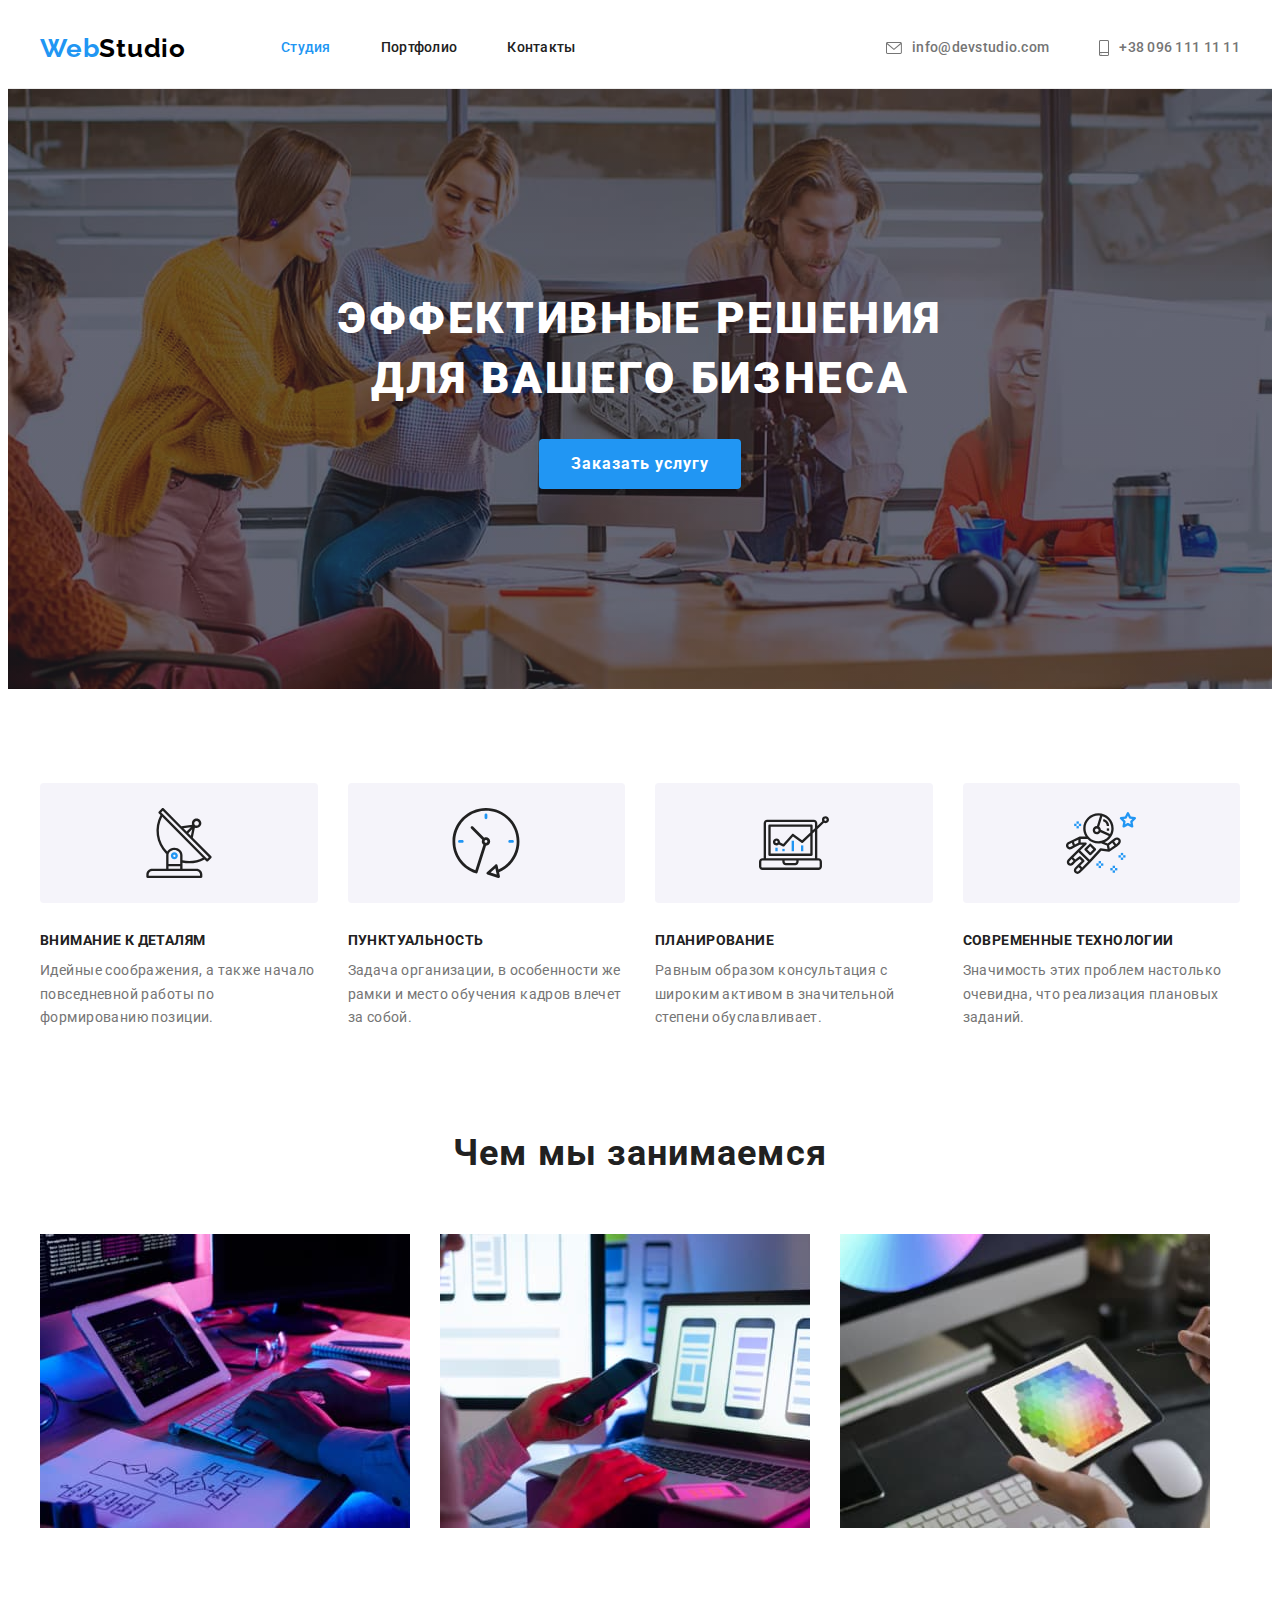
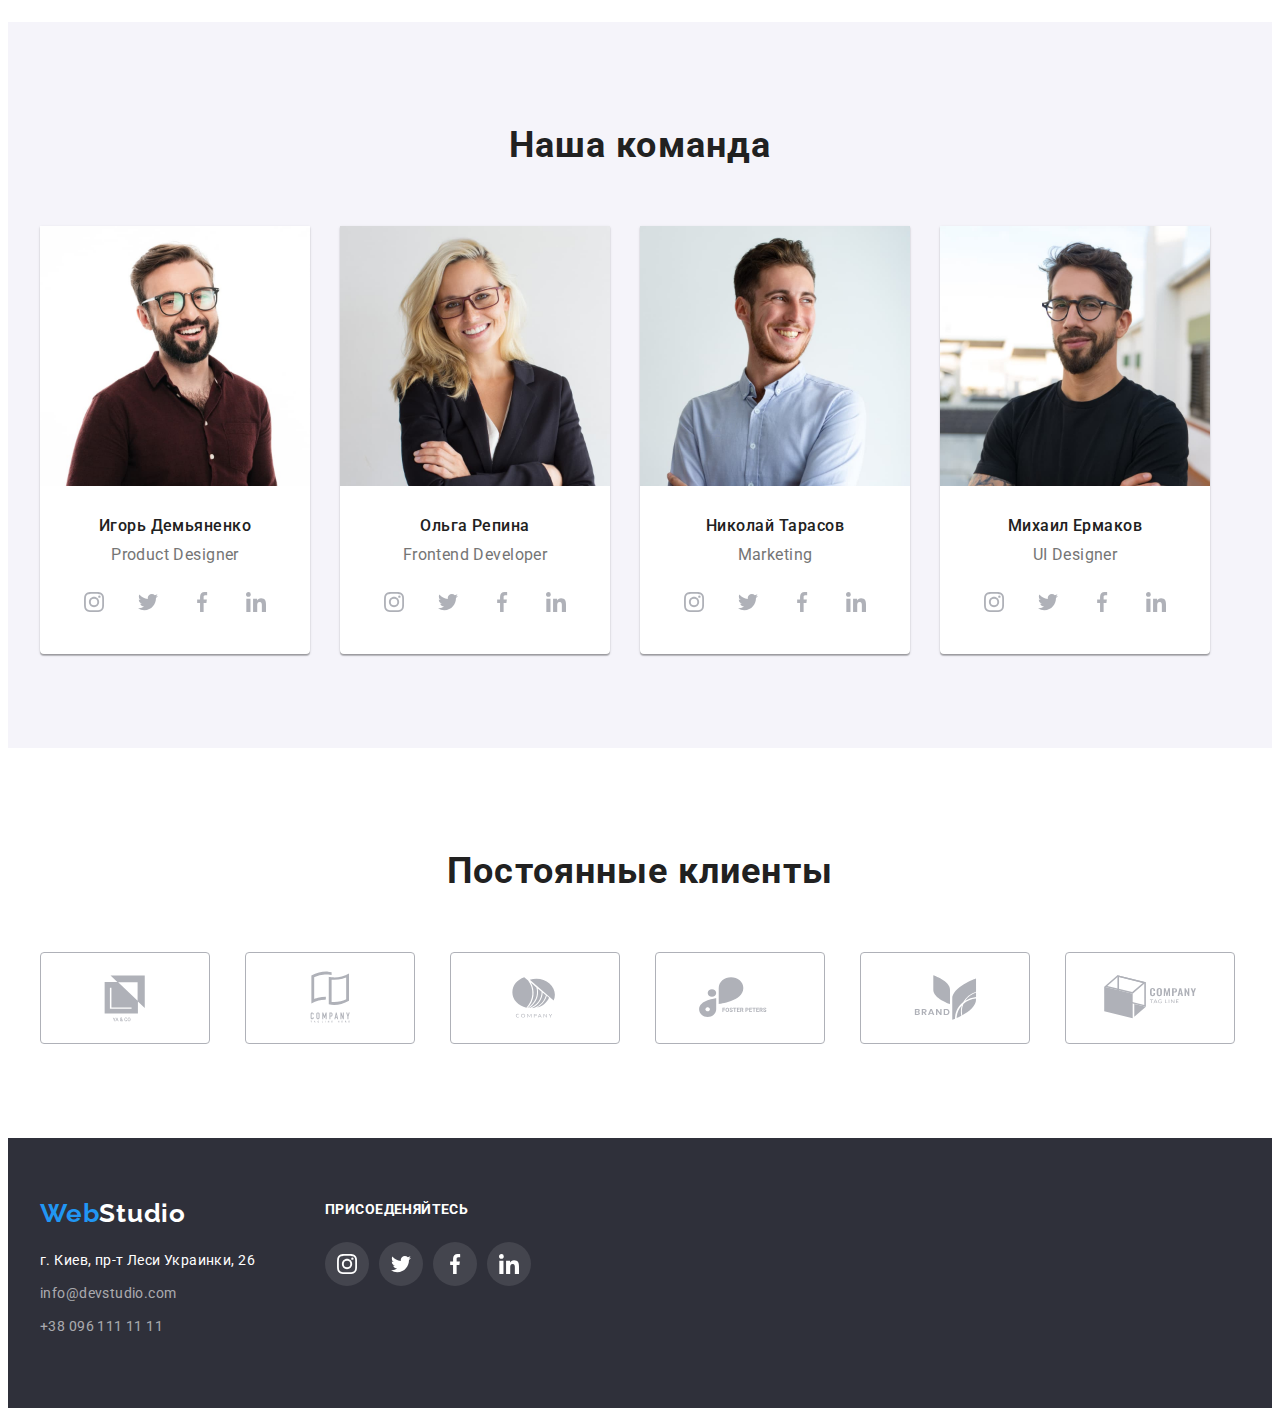
<file: index.html>
<!DOCTYPE html>
<html lang="ru">
  <head>
    <meta charset="UTF-8" />
    <meta http-equiv="X-UA-Compatible" content="IE=edge" />
    <meta name="viewport" content="width=device-width, initial-scale=1.0" />
    <link rel="preconnect" href="https://fonts.googleapis.com" />
    <link rel="preconnect" href="https://fonts.gstatic.com" crossorigin />
    <link
      href="https://fonts.googleapis.com/css2?family=Raleway:wght@700&family=Roboto:wght@400;500;700;900&display=swap"
      rel="stylesheet"
    />
    <link
      rel="stylesheet"
      href="https://cdnjs.cloudflare.com/ajax/libs/modern-normalize/1.1.0/modern-normalize.min.css"
      integrity="sha512-wpPYUAdjBVSE4KJnH1VR1HeZfpl1ub8YT/NKx4PuQ5NmX2tKuGu6U/JRp5y+Y8XG2tV+wKQpNHVUX03MfMFn9Q=="
      crossorigin="anonymous"
      referrerpolicy="no-referrer"
    />
    <link rel="stylesheet" href="./css/style.css" />
    <title>Web Studio</title>
  </head>
  <body>
    <header class="header">
      <div class="container header-box">
        <nav class="main-nav">
          <a class="logo-header" href="./index.html">Web<span>Studio</span></a>
          <ul class="main-nav-list">
            <li class="main-nav-item">
              <a class="main-nav-link active" href="./index.html">Студия</a>
            </li>
            <li class="main-nav-item">
              <a class="main-nav-link" href="./portfolio.html">Портфолио</a>
            </li>
            <li class="main-nav-item">
              <a class="main-nav-link" href="#">Контакты</a>
            </li>
          </ul>
        </nav>
        <ul class="header-contacts-list">
          <li class="header-contacts-item">
            <a class="header-contacts-link" href="mailto:info@devstudio.com">
              <svg class="icon" width="16" height="12">
                <use href="./images/icons.svg#icon-mail"></use>
              </svg>
              info@devstudio.com</a
            >
          </li>
          <li class="header-contacts-item">
            <a class="header-contacts-link" href="tel:+380961111111">
              <svg class="icon" width="10" height="16">
                <use href="./images/icons.svg#icon-phone"></use>
              </svg>
              +38 096 111 11 11</a
            >
          </li>
        </ul>
      </div>
    </header>
    <!-- main section -->
    <main>
      <!-- banner section -->
      <section>
        <div class="banner-section">
          <h1 class="banner-section-title">
            Эффективные решения<br />для вашего бизнеса
          </h1>
          <button class="banner-section-button" type="button">
            Заказать услугу
          </button>
        </div>
      </section>

      <!-- advantages section -->
      <section class="section">
        <div class="container">
          <h2 hidden>Наши преимущества</h2>
          <ul class="advantages-list">
            <li class="advantages-item icon-antenna">
              <h3 class="advantages-title">Внимание к деталям</h3>
              <p class="advantages-paragraph">
                Идейные соображения, а также начало повседневной работы по
                формированию позиции.
              </p>
            </li>
            <li class="advantages-item icon-clock">
              <h3 class="advantages-title">Пунктуальность</h3>
              <p class="advantages-paragraph">
                Задача организации, в особенности же рамки и место обучения
                кадров влечет за собой.
              </p>
            </li>
            <li class="advantages-item icon-diagram">
              <h3 class="advantages-title">Планирование</h3>
              <p class="advantages-paragraph">
                Равным образом консультация с широким активом в значительной
                степени обуславливает.
              </p>
            </li>
            <li class="advantages-item icon-astronaut">
              <h3 class="advantages-title">Современные технологии</h3>
              <p class="advantages-paragraph">
                Значимость этих проблем настолько очевидна, что реализация
                плановых заданий.
              </p>
            </li>
          </ul>
        </div>
      </section>
      <!-- work section -->
      <section class="section bottom-padding">
        <div class="container">
          <h2 class="work-section-title section-title">Чем мы занимаемся</h2>
          <ul class="work-list">
            <li class="work-item">
              <img
                src="./images/box-1.jpg"
                alt="Програмирование сложных приложений"
                width="370"
              />
            </li>
            <li class="work-item">
              <img
                src="./images/box-2.jpg"
                alt="Разработка мобильных приложений"
                width="370"
              />
            </li>
            <li class="work-item">
              <img src="./images/box-3.jpg" alt="Дизайн" width="370" />
            </li>
          </ul>
        </div>
      </section>
      <!-- our team section -->
      <section class="team-section section">
        <div class="container">
          <h2 class="team-section-title section-title">Наша команда</h2>
          <ul class="team-list">
            <li class="team-item">
              <img
                src="./images/img-3.jpg"
                alt="На фото Игорь Демьяненко"
                width="270"
              />
              <div class="team-text">
                <h3 class="team-item-name">Игорь Демьяненко</h3>
                <p class="team-item-paragraph">Product Designer</p>
                <ul class="team-social-list">
                  <li class="social-item">
                    <a class="team-social-link social-link" href="">
                      <svg class="icon">
                        <use href="./images/icons.svg#icon-instagram"></use>
                      </svg>
                    </a>
                  </li>
                  <li class="social-item">
                    <a class="team-social-link social-link" href="">
                      <svg class="icon">
                        <use href="./images/icons.svg#icon-twitter"></use>
                      </svg>
                    </a>
                  </li>
                  <li class="social-item">
                    <a class="team-social-link social-link" href="">
                      <svg class="icon">
                        <use href="./images/icons.svg#icon-facebook"></use>
                      </svg>
                    </a>
                  </li>
                  <li class="social-item">
                    <a class="team-social-link social-link" href="">
                      <svg class="icon">
                        <use href="./images/icons.svg#icon-linkedin"></use>
                      </svg>
                    </a>
                  </li>
                </ul>
              </div>
            </li>
            <li class="team-item">
              <img
                src="./images/img-2.jpg"
                alt="На фото Ольга Репина"
                width="270"
              />
              <div class="team-text">
                <h3 class="team-item-name">Ольга Репина</h3>
                <p class="team-item-paragraph">Frontend Developer</p>
                <ul class="team-social-list">
                  <li class="social-item">
                    <a class="team-social-link social-link" href="">
                      <svg class="icon">
                        <use href="./images/icons.svg#icon-instagram"></use>
                      </svg>
                    </a>
                  </li>
                  <li class="social-item">
                    <a class="team-social-link social-link" href="">
                      <svg class="icon">
                        <use href="./images/icons.svg#icon-twitter"></use>
                      </svg>
                    </a>
                  </li>
                  <li class="social-item">
                    <a class="team-social-link social-link" href="">
                      <svg class="icon">
                        <use href="./images/icons.svg#icon-facebook"></use>
                      </svg>
                    </a>
                  </li>
                  <li class="social-item">
                    <a class="team-social-link social-link" href="">
                      <svg class="icon">
                        <use href="./images/icons.svg#icon-linkedin"></use>
                      </svg>
                    </a>
                  </li>
                </ul>
              </div>
            </li>
            <li class="team-item">
              <img
                src="./images/img-1.jpg"
                alt="На фото Николай Тарасов"
                width="270"
              />
              <div class="team-text">
                <h3 class="team-item-name">Николай Тарасов</h3>
                <p class="team-item-paragraph">Marketing</p>
                <ul class="team-social-list">
                  <li class="social-item">
                    <a class="team-social-link social-link" href="">
                      <svg class="icon">
                        <use href="./images/icons.svg#icon-instagram"></use>
                      </svg>
                    </a>
                  </li>
                  <li class="social-item">
                    <a class="team-social-link social-link" href="">
                      <svg class="icon">
                        <use href="./images/icons.svg#icon-twitter"></use>
                      </svg>
                    </a>
                  </li>
                  <li class="social-item">
                    <a class="team-social-link social-link" href="">
                      <svg class="icon">
                        <use href="./images/icons.svg#icon-facebook"></use>
                      </svg>
                    </a>
                  </li>
                  <li class="social-item">
                    <a class="team-social-link social-link" href="">
                      <svg class="icon">
                        <use href="./images/icons.svg#icon-linkedin"></use>
                      </svg>
                    </a>
                  </li>
                </ul>
              </div>
            </li>
            <li class="team-item">
              <img
                src="./images/img.jpg"
                alt="На фото Михаил Ермаков"
                width="270"
              />
              <div class="team-text">
                <h3 class="team-item-name">Михаил Ермаков</h3>
                <p class="team-item-paragraph">UI Designer</p>
                <ul class="team-social-list">
                  <li class="social-item">
                    <a class="team-social-link social-link" href="">
                      <svg class="icon">
                        <use href="./images/icons.svg#icon-instagram"></use>
                      </svg>
                    </a>
                  </li>
                  <li class="social-item">
                    <a class="team-social-link social-link" href="">
                      <svg class="icon">
                        <use href="./images/icons.svg#icon-twitter"></use>
                      </svg>
                    </a>
                  </li>
                  <li class="social-item">
                    <a class="team-social-link social-link" href="">
                      <svg class="icon">
                        <use href="./images/icons.svg#icon-facebook"></use>
                      </svg>
                    </a>
                  </li>
                  <li class="social-item">
                    <a class="team-social-link social-link" href="">
                      <svg class="icon">
                        <use href="./images/icons.svg#icon-linkedin"></use>
                      </svg>
                    </a>
                  </li>
                </ul>
              </div>
            </li>
          </ul>
        </div>
      </section>
      <!-- our clients -->
      <section class="section">
        <div class="container">
          <h2 class="section-title">Постоянные клиенты</h2>
          <ul class="clients-list">
            <li class="clents-item">
              <a href="" class="clients-link">
                <svg class="icon">
                  <use href="./images/icons.svg#icon-client1"></use>
                </svg>
              </a>
            </li>
            <li class="clents-item">
              <a href="" class="clients-link">
                <svg class="icon">
                  <use href="./images/icons.svg#icon-client2"></use>
                </svg>
              </a>
            </li>
            <li class="clents-item">
              <a href="" class="clients-link">
                <svg class="icon">
                  <use href="./images/icons.svg#icon-client3"></use>
                </svg>
              </a>
            </li>
            <li class="clents-item">
              <a href="" class="clients-link">
                <svg class="icon">
                  <use href="./images/icons.svg#icon-client4"></use>
                </svg>
              </a>
            </li>
            <li class="clents-item">
              <a href="" class="clients-link">
                <svg class="icon">
                  <use href="./images/icons.svg#icon-client5"></use>
                </svg>
              </a>
            </li>
            <li class="clents-item">
              <a href="" class="clients-link">
                <svg class="icon">
                  <use href="./images/icons.svg#icon-client6"></use>
                </svg>
              </a>
            </li>
          </ul>
        </div>
      </section>
    </main>
    <!-- footer -->
    <footer class="footer">
      <div class="container">
        <div class="footer-logo-address">
          <a class="logo-footer" href="./index.html">Web<span>Studio</span></a>
          <address>
            <ul class="address-list">
              <li>
                <p class="footer-adress-paragraph">
                  г. Киев, пр-т Леси Украинки, 26
                </p>
              </li>
              <li>
                <a class="footer-contacts-link" href="mailto:info@devstudio.com"
                  >info@devstudio.com</a
                >
              </li>
              <li>
                <a class="footer-contacts-link" href="tel:+380961111111"
                  >+38 096 111 11 11</a
                >
              </li>
            </ul>
          </address>
        </div>
        <div class="footer-socials">
          <span class="footer-title">Присоеденяйтесь</span>
          <ul class="footer-social-list">
            <li class="social-item">
              <a class="footer-social-link social-link" href="">
                <svg class="icon">
                  <use href="./images/icons.svg#icon-instagram"></use>
                </svg>
              </a>
            </li>
            <li class="social-item">
              <a class="footer-social-link social-link" href="">
                <svg class="icon">
                  <use href="./images/icons.svg#icon-twitter"></use>
                </svg>
              </a>
            </li>
            <li class="social-item">
              <a class="footer-social-link social-link" href="">
                <svg class="icon">
                  <use href="./images/icons.svg#icon-facebook"></use>
                </svg>
              </a>
            </li>
            <li class="social-item">
              <a class="footer-social-link social-link" href="">
                <svg class="icon">
                  <use href="./images/icons.svg#icon-linkedin"></use>
                </svg>
              </a>
            </li>
          </ul>
        </div>
      </div>
    </footer>
  </body>
</html>
</file>
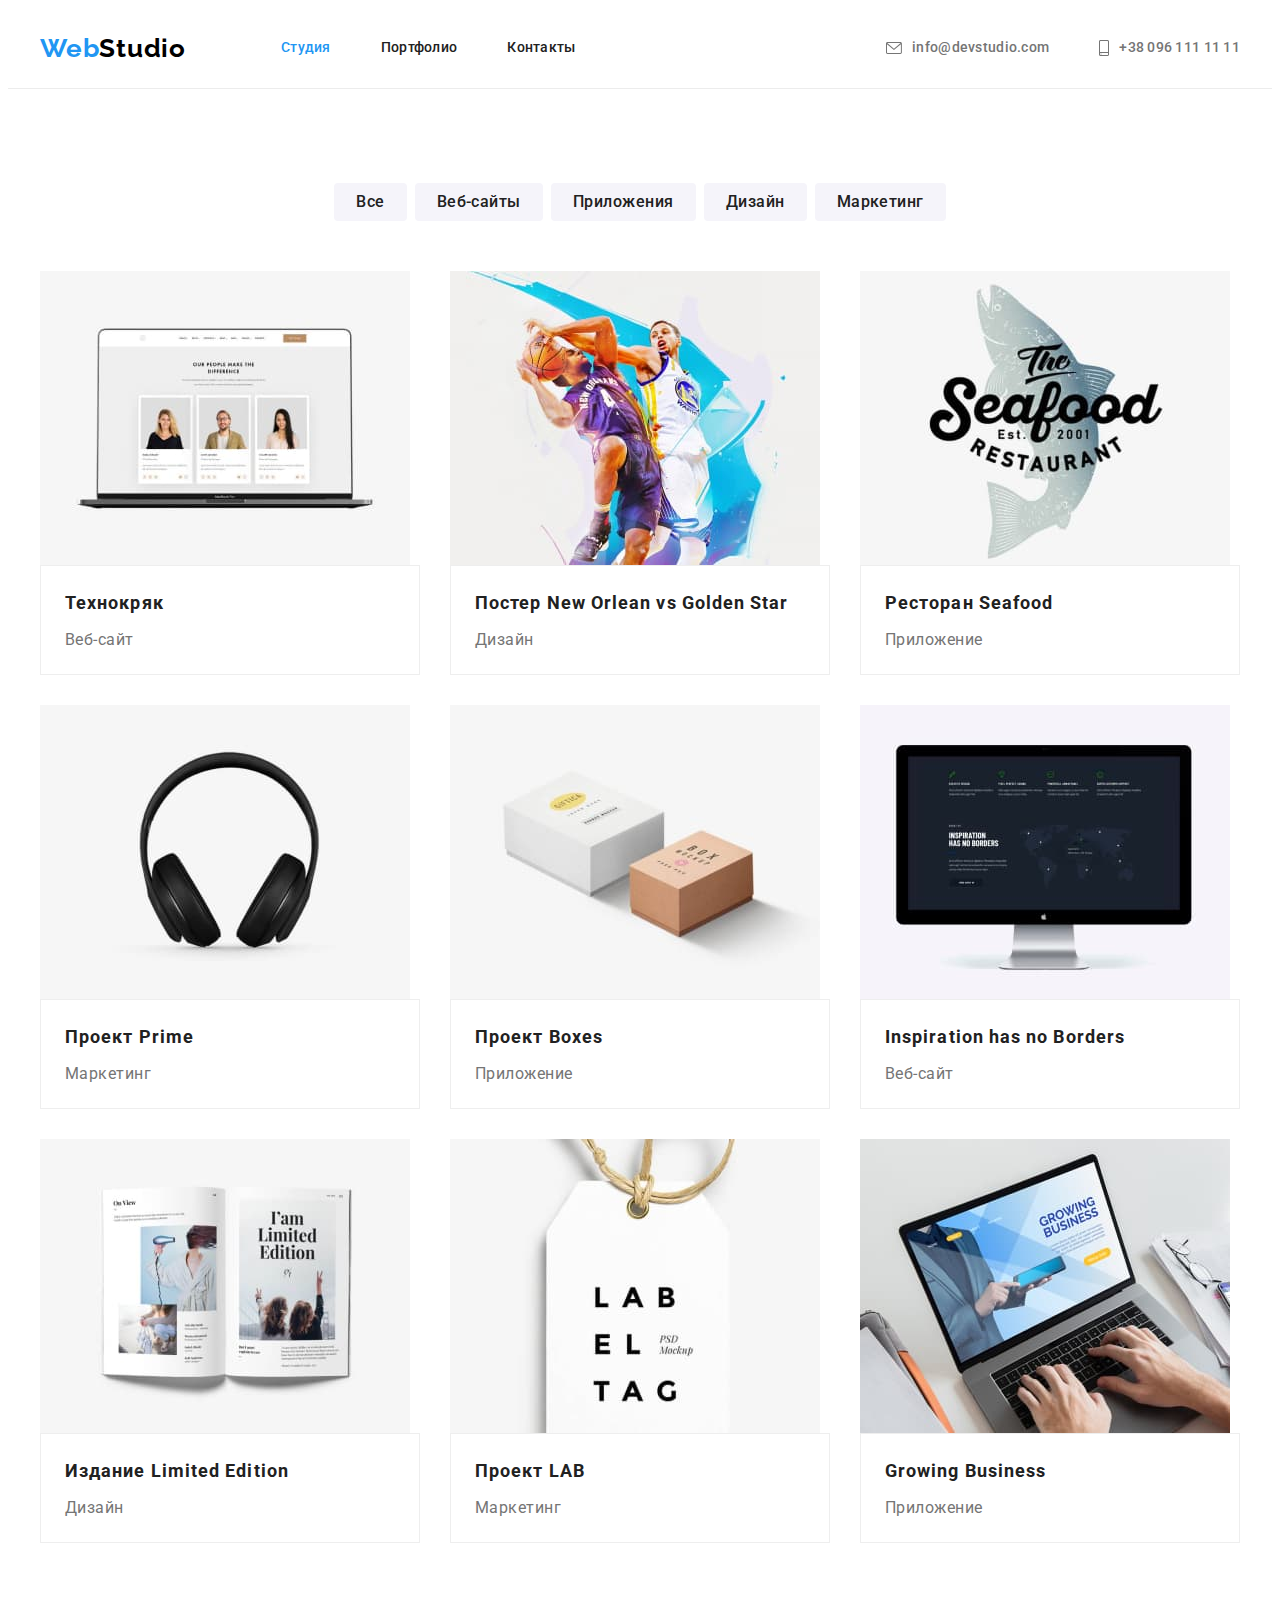
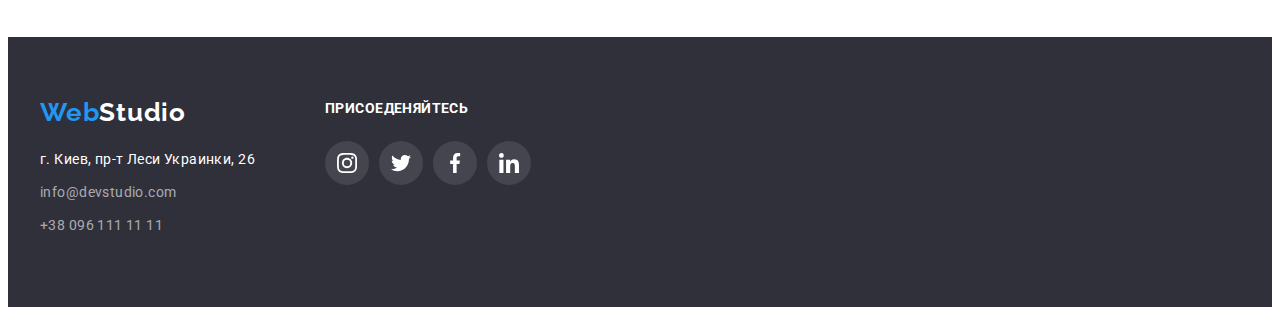
<file: portfolio.html>
<!DOCTYPE html>
<html lang="en">
  <head>
    <meta charset="UTF-8" />
    <meta http-equiv="X-UA-Compatible" content="IE=edge" />
    <meta name="viewport" content="width=device-width, initial-scale=1.0" />
    <link rel="preconnect" href="https://fonts.googleapis.com" />
    <link rel="preconnect" href="https://fonts.gstatic.com" crossorigin />
    <link
      href="https://fonts.googleapis.com/css2?family=Raleway:wght@700&family=Roboto:wght@400;500;700;900&display=swap"
      rel="stylesheet"
    />
    <link
      rel="stylesheet"
      href="https://cdnjs.cloudflare.com/ajax/libs/modern-normalize/1.1.0/modern-normalize.min.css"
      integrity="sha512-wpPYUAdjBVSE4KJnH1VR1HeZfpl1ub8YT/NKx4PuQ5NmX2tKuGu6U/JRp5y+Y8XG2tV+wKQpNHVUX03MfMFn9Q=="
      crossorigin="anonymous"
      referrerpolicy="no-referrer"
    />
    <link rel="stylesheet" href="./css/style.css" />
    <title>Web Studio</title>
  </head>
  <body>
    <header class="header">
      <div class="container header-box">
        <nav class="main-nav">
          <a class="logo-header" href="./index.html">Web<span>Studio</span></a>
          <ul class="main-nav-list">
            <li class="main-nav-item">
              <a class="main-nav-link active" href="./index.html">Студия</a>
            </li>
            <li class="main-nav-item">
              <a class="main-nav-link" href="./portfolio.html">Портфолио</a>
            </li>
            <li class="main-nav-item">
              <a class="main-nav-link" href="#">Контакты</a>
            </li>
          </ul>
        </nav>
        <ul class="header-contacts-list">
          <li class="header-contacts-item">
            <a class="header-contacts-link" href="mailto:info@devstudio.com">
              <svg class="icon" width="16" height="12">
                <use href="./images/icons.svg#icon-mail"></use>
              </svg>
              info@devstudio.com</a
            >
          </li>
          <li class="header-contacts-item">
            <a class="header-contacts-link" href="tel:+380961111111">
              <svg class="icon" width="10" height="16">
                <use href="./images/icons.svg#icon-phone"></use>
              </svg>
              +38 096 111 11 11</a
            >
          </li>
        </ul>
      </div>
    </header>
    <main>
      <section class="section">
        <div class="container">
          <!-- filter -->
          <h1 hidden>Портфолио</h1>
          <ul class="filter-list">
            <li class="filter-item">
              <button class="filter-button" type="button">Все</button>
            </li>
            <li class="filter-item">
              <button class="filter-button" type="button">Веб-сайты</button>
            </li>
            <li class="filter-item">
              <button class="filter-button" type="button">Приложения</button>
            </li>
            <li class="filter-item">
              <button class="filter-button" type="button">Дизайн</button>
            </li>
            <li class="filter-item">
              <button class="filter-button" type="button">Маркетинг</button>
            </li>
          </ul>
          <!-- porfolio -->
          <ul class="portfolio-list">
            <li class="portfolio-item">
              <img
                src="./images/porfolio-1.jpg"
                width="370"
                alt="Макет веб-сайта Технокряк"
              />
              <div class="portfolio-item-box">
                <h3 class="portfolio-item-title">Технокряк</h3>
                <p class="portfolio-item-paragraph">Веб-сайт</p>
              </div>
            </li>
            <li class="portfolio-item">
              <img
                src="./images/porfolio-2.jpg"
                width="370"
                alt="Дизайн постера с баскетболистами"
              />
              <div class="portfolio-item-box">
                <h3 class="portfolio-item-title">
                  Постер New Orlean vs Golden Star
                </h3>
                <p class="portfolio-item-paragraph">Дизайн</p>
              </div>
            </li>
            <li class="portfolio-item">
              <img
                src="./images/porfolio-3.jpg"
                width="370"
                alt="Приложение ресторана Seafood"
              />
              <div class="portfolio-item-box">
                <h3 class="portfolio-item-title">Ресторан Seafood</h3>
                <p class="portfolio-item-paragraph">Приложение</p>
              </div>
            </li>
            <li class="portfolio-item">
              <img
                src="./images/porfolio-4.jpg"
                width="370"
                alt="Фото наушников"
              />
              <div class="portfolio-item-box">
                <h3 class="portfolio-item-title">Проект Prime</h3>
                <p class="portfolio-item-paragraph">Маркетинг</p>
              </div>
            </li>
            <li class="portfolio-item">
              <img
                src="./images/porfolio-5.jpg"
                width="370"
                alt="2 коробки на светлом фоне"
              />
              <div class="portfolio-item-box">
                <h3 class="portfolio-item-title">Проект Boxes</h3>
                <p class="portfolio-item-paragraph">Приложение</p>
              </div>
            </li>
            <li class="portfolio-item">
              <img
                src="./images/porfolio-6.jpg"
                width="370"
                alt="Макет веб-сайта в тёмных тонах"
              />
              <div class="portfolio-item-box">
                <h3 class="portfolio-item-title">Inspiration has no Borders</h3>
                <p class="portfolio-item-paragraph">Веб-сайт</p>
              </div>
            </li>
            <li class="portfolio-item">
              <img
                src="./images/porfolio-7.jpg"
                width="370"
                alt="Дизайн издания Limited Edition"
              />
              <div class="portfolio-item-box">
                <h3 class="portfolio-item-title">Издание Limited Edition</h3>
                <p class="portfolio-item-paragraph">Дизайн</p>
              </div>
            </li>
            <li class="portfolio-item">
              <img
                src="./images/porfolio-8.jpg"
                width="370"
                alt="Бирка проекта LAB"
              />
              <div class="portfolio-item-box">
                <h3 class="portfolio-item-title">Проект LAB</h3>
                <p class="portfolio-item-paragraph">Маркетинг</p>
              </div>
            </li>
            <li class="portfolio-item">
              <img
                src="./images/porfolio-9.jpg"
                width="370"
                alt="Макет бизнесс веб-сайта"
              />
              <div class="portfolio-item-box">
                <h3 class="portfolio-item-title">Growing Business</h3>
                <p class="portfolio-item-paragraph">Приложение</p>
              </div>
            </li>
          </ul>
        </div>
      </section>
    </main>
    <!-- footer -->
    <footer class="footer">
      <div class="container">
        <div class="footer-logo-address">
          <a class="logo-footer" href="./index.html">Web<span>Studio</span></a>
          <address>
            <ul class="address-list">
              <li>
                <p class="footer-adress-paragraph">
                  г. Киев, пр-т Леси Украинки, 26
                </p>
              </li>
              <li>
                <a class="footer-contacts-link" href="mailto:info@devstudio.com"
                  >info@devstudio.com</a
                >
              </li>
              <li>
                <a class="footer-contacts-link" href="tel:+380961111111"
                  >+38 096 111 11 11</a
                >
              </li>
            </ul>
          </address>
        </div>
        <div class="footer-socials">
          <span class="footer-title">Присоеденяйтесь</span>
          <ul class="footer-social-list">
            <li class="social-item">
              <a class="footer-social-link social-link" href="">
                <svg class="icon">
                  <use href="./images/icons.svg#icon-instagram"></use>
                </svg>
              </a>
            </li>
            <li class="social-item">
              <a class="footer-social-link social-link" href="">
                <svg class="icon">
                  <use href="./images/icons.svg#icon-twitter"></use>
                </svg>
              </a>
            </li>
            <li class="social-item">
              <a class="footer-social-link social-link" href="">
                <svg class="icon">
                  <use href="./images/icons.svg#icon-facebook"></use>
                </svg>
              </a>
            </li>
            <li class="social-item">
              <a class="footer-social-link social-link" href="">
                <svg class="icon">
                  <use href="./images/icons.svg#icon-linkedin"></use>
                </svg>
              </a>
            </li>
          </ul>
        </div>
      </div>
    </footer>
  </body>
</html>
</file>
<file: css/style.css>
/* Global Style */
body {
  font-family: "Roboto", "Verdana", "Tahoma", sans-serif;
  color: #757575;
  font-size: 14px;
  line-height: 1.71;
  letter-spacing: 0.03em;
}
h1,
h2,
h3,
h4,
h5,
h6,
p {
  margin-top: 0;
  margin-bottom: 0;
}
a {
  text-decoration: none;
}

ul {
  list-style-type: none;
  padding-left: 0;
  margin: 0;
}
img {
  display: block;
}
:root {
  --brand-color: #2196f3;
  --title-color: #212121;
}
.container {
  width: 1200px;
  padding: 0 15px;
  margin-right: auto;
  margin-left: auto;
}
.section {
  padding: 94px 0;
}
.section.bottom-padding {
  padding-top: 0;
}
.section-title {
  margin-bottom: 50px;

  font-weight: 700;
  font-size: 36px;
  line-height: 1.666;
  text-align: center;
  letter-spacing: 0.03em;
  color: var(--title-color);
}

/* SOCIAL LINK */
.social-link {
  display: flex;
  justify-content: center;
  align-items: center;
  width: 44px;
  height: 44px;
  border-radius: 50%;
}

.social-link .icon {
  width: 20px;
  height: 20px;

  fill: currentColor;
}

.social-item:not(:last-child) {
  margin-right: 10px;
}

/*------------------ header ------------------*/
.header {
  border-style: solid;
  border-width: 0 0 1px 0;
  border-color: #ececec;
}
.header-box {
  display: flex;
  align-items: center;
}
.logo-header,
.logo-footer {
  font-family: Raleway;
  font-weight: 700;
  font-size: 26px;
  line-height: 1.19;
  letter-spacing: 0.03em;
  color: var(--brand-color);
}
.logo-header span {
  color: #000000;
}
/*------------------ main nav ------------------*/
.main-nav,
.main-nav-list {
  display: flex;
  align-items: center;
}
.main-nav-list {
  margin-left: 95px;
}
.main-nav-item:not(:last-child) {
  margin-right: 50px;
}
.main-nav-link {
  display: block;
  padding-top: 32px;
  padding-bottom: 32px;

  font-weight: 500;
  font-size: 14px;
  line-height: 1.14;
  letter-spacing: 0.02em;
  color: var(--title-color);
}
.main-nav .active,
.main-nav-link:hover,
.main-nav-link:focus,
.header-contacts-link:hover,
.header-contacts-link:focus {
  color: var(--brand-color);
}
/*------------------ header contacts ------------------*/
.header-contacts-list {
  display: flex;
  margin-left: auto;
}

.header-contacts-item:not(:last-child) {
  margin-right: 50px;
}

.header-contacts-link > .icon {
  margin-right: 10px;

  fill: currentColor;
}

.header-contacts-link {
  display: flex;
  align-items: center;

  font-weight: 500;
  font-size: 14px;
  line-height: 1.14;
  letter-spacing: 0.02em;
  color: #757575;
}

/*------------------ banner section ------------------*/
.banner-section {
  padding: 200px 0;
  max-width: 1600px;
  margin-right: auto;
  margin-left: auto;

  text-align: center;
  background-color: #2f303a;
  background-image: linear-gradient(
      to right,
      rgba(47, 48, 58, 0.4),
      rgba(47, 48, 58, 0.4)
    ),
    url(../images/hero-bg.jpg);
  /* background-image: url(../images/hero-bg.jpg); */
  background-repeat: no-repeat;
  background-position: center;
  background-size: cover;
}
.banner-section-title {
  margin-bottom: 30px;

  font-weight: 900;
  font-size: 44px;
  line-height: 1.36;
  letter-spacing: 0.06em;
  text-transform: uppercase;
  color: #ffffff;
}
.banner-section-button {
  padding: 10px 32px;

  font-family: inherit;
  font-weight: 700;
  font-size: 16px;
  line-height: 1.875;
  text-align: center;
  letter-spacing: 0.06em;
  color: #ffffff;
  min-width: 200px;
  background-color: var(--brand-color);
  box-shadow: 0px 4px 4px rgba(0, 0, 0, 0.15);
  border-radius: 4px;
  border: none;
  cursor: pointer;
}
.banner-section-button:hover {
  background: #188ce8;
}
/*------------------ advantages section ------------------*/
.advantages-list {
  display: flex;
  margin-left: -30px;
}
.advantages-item {
  flex-basis: calc((100% / 4) - 30px);
  margin-left: 30px;
}
.advantages-item::before {
  margin-bottom: 30px;
  display: block;
  content: "";
  height: 120px;

  background-color: #f5f4fa;
  background-repeat: no-repeat;
  background-position: center;
  border-radius: 4px;
}

.advantages-item.icon-antenna::before {
  background-image: url(../images/icon/antenna.svg);
}

.advantages-item.icon-clock::before {
  background-image: url(../images/icon/clock.svg);
}

.advantages-item.icon-diagram::before {
  background-image: url(../images/icon/diagram.svg);
}

.advantages-item.icon-astronaut::before {
  background-image: url(../images/icon/astronaut.svg);
}

.advantages-title {
  margin-bottom: 10px;

  font-weight: 700;
  font-size: 14px;
  line-height: 1.14;
  letter-spacing: 0.03em;
  text-transform: uppercase;
  color: var(--title-color);
}
/*------------------ work section ------------------*/
.work-list {
  display: flex;
}
.work-item:not(:last-child) {
  margin-right: 30px;
}
/*------------------ team section ------------------*/
.team-section {
  background-color: #f5f4fa;
}
.team-list {
  display: flex;
}

.team-item {
  width: 270px;

  background-color: #ffffff;
  box-shadow: 0px 1px 3px rgba(0, 0, 0, 0.12), 0px 1px 1px rgba(0, 0, 0, 0.14),
    0px 2px 1px rgba(0, 0, 0, 0.2);
  border-radius: 0px 0px 4px 4px;
}
.team-item:not(:last-child) {
  margin-right: 30px;
}
.team-text {
  padding-top: 30px;
  padding-bottom: 30px;
}
.team-item-name {
  margin-bottom: 10px;

  font-weight: 500;
  font-size: 16px;
  line-height: 1.1875;
  text-align: center;
  letter-spacing: 0.03em;
  color: var(--title-color);
}
.team-item-paragraph {
  margin-bottom: 16px;

  font-size: 16px;
  line-height: 1.1875;
  text-align: center;
}

.team-social-list {
  display: flex;
  justify-content: center;
}

.team-social-link {
  color: #afb1b8;
}

.team-social-link:hover,
.team-social-link:focus {
  background-color: var(--brand-color);
  color: #fff;
}

/* ------------------ OUR CLIENTS ------------------ */
.clients-list {
  display: flex;
  margin-left: -30px;
}
.clents-item {
  flex-basis: calc((100% / 6) - 30px);
  margin-left: 30px;
}
.clients-link {
  display: flex;
  justify-content: center;
  align-items: center;
  width: 170px;
  height: 92px;

  color: #afb1b8;
  border: 1px solid #afb1b8;
  box-sizing: border-box;
  border-radius: 4px;
}
.clients-link:hover,
.clients-link:focus {
  border-color: var(--brand-color);
}

.clients-link:hover,
.clients-link:focus {
  color: var(--brand-color);
}

.clients-link .icon {
  width: 100%;
  height: 100%;

  fill: currentColor;
}

.clients-link .icon:hover,
.clients-link .icon:focus {
  color: currentColor;
  border-color: var(--brand-color);
}

/* ------------------ FOOTER ------------------ */
.footer {
  padding-top: 60px;
  padding-bottom: 60px;

  background-color: #2f303a;
}
.logo-footer {
  display: inline-block;
  margin-bottom: 20px;
}
.logo-footer span {
  color: #fff;
}
.footer-adress-paragraph,
.footer-contacts-link {
  display: inline-block;
  margin-bottom: 9px;

  font-style: normal;
  font-size: 14px;
  line-height: 1.714;
  letter-spacing: 0.03em;
  color: #fff;
}
.footer-contacts-link {
  color: rgba(255, 255, 255, 0.6);
}
.footer-contacts-link:hover,
.footer-contacts-link:focus {
  color: var(--brand-color);
}

.footer .container {
  display: flex;
}

.footer-socials {
  margin-left: 70px;
}

.footer-title {
  font-weight: 700;
  line-height: 1.14;
  text-transform: uppercase;
  color: #ffffff;
}

.footer-social-list {
  display: flex;
  margin-top: 20px;
}

.footer-social-link {
  color: #fff;
  background-color: rgba(255, 255, 255, 0.1);
}

.footer-social-link:hover {
  background-color: var(--brand-color);
}

/* ---------------------------------------- portfolio ---------------------------------------- */
/*------------------ filter ------------------*/
.filter-list {
  display: flex;
  justify-content: center;
  margin-bottom: 50px;
}
.filter-button {
  padding: 6px 22px;
  cursor: pointer;
  border: none;
  background: #f5f4fa;
  border-radius: 4px;
  font-family: inherit;
  font-weight: 500;
  font-size: 16px;
  line-height: 1.625;
  text-align: center;
  letter-spacing: 0.03em;
  color: #212121;
}
.filter-item:not(:last-child) {
  margin-right: 8px;
}
.filter-button:hover {
  color: #fff;
  background: var(--brand-color);
  box-shadow: 0px 3px 1px rgba(0, 0, 0, 0.1), 0px 1px 2px rgba(0, 0, 0, 0.08),
    0px 2px 2px rgba(0, 0, 0, 0.12);
}
/*------------------ portfolio ------------------*/
.portfolio-list {
  display: flex;
  flex-wrap: wrap;
  margin-left: -30px;
  margin-bottom: -30px;
}

.portfolio-item {
  flex-basis: calc((100% / 3) - 30px);
  margin-left: 30px;
  margin-bottom: 30px;
  cursor: pointer;
}
.portfolio-item:hover {
  box-shadow: 0px 1px 1px rgba(0, 0, 0, 0.12), 0px 4px 4px rgba(0, 0, 0, 0.06),
    1px 4px 6px rgba(0, 0, 0, 0.16);
}
.portfolio-item-box {
  border: 1px;
  border-style: solid;
  border-color: #eeeeee;
  padding: 19px 24px;
}
.portfolio-item-title {
  margin-top: 0;
  margin-bottom: 4px;

  font-weight: 700;
  font-size: 18px;
  line-height: 2;
  letter-spacing: 0.06em;
  color: var(--title-color);
}
.portfolio-item-paragraph {
  font-size: 16px;
  line-height: 1.875;
  letter-spacing: 0.03em;
}
</file>
